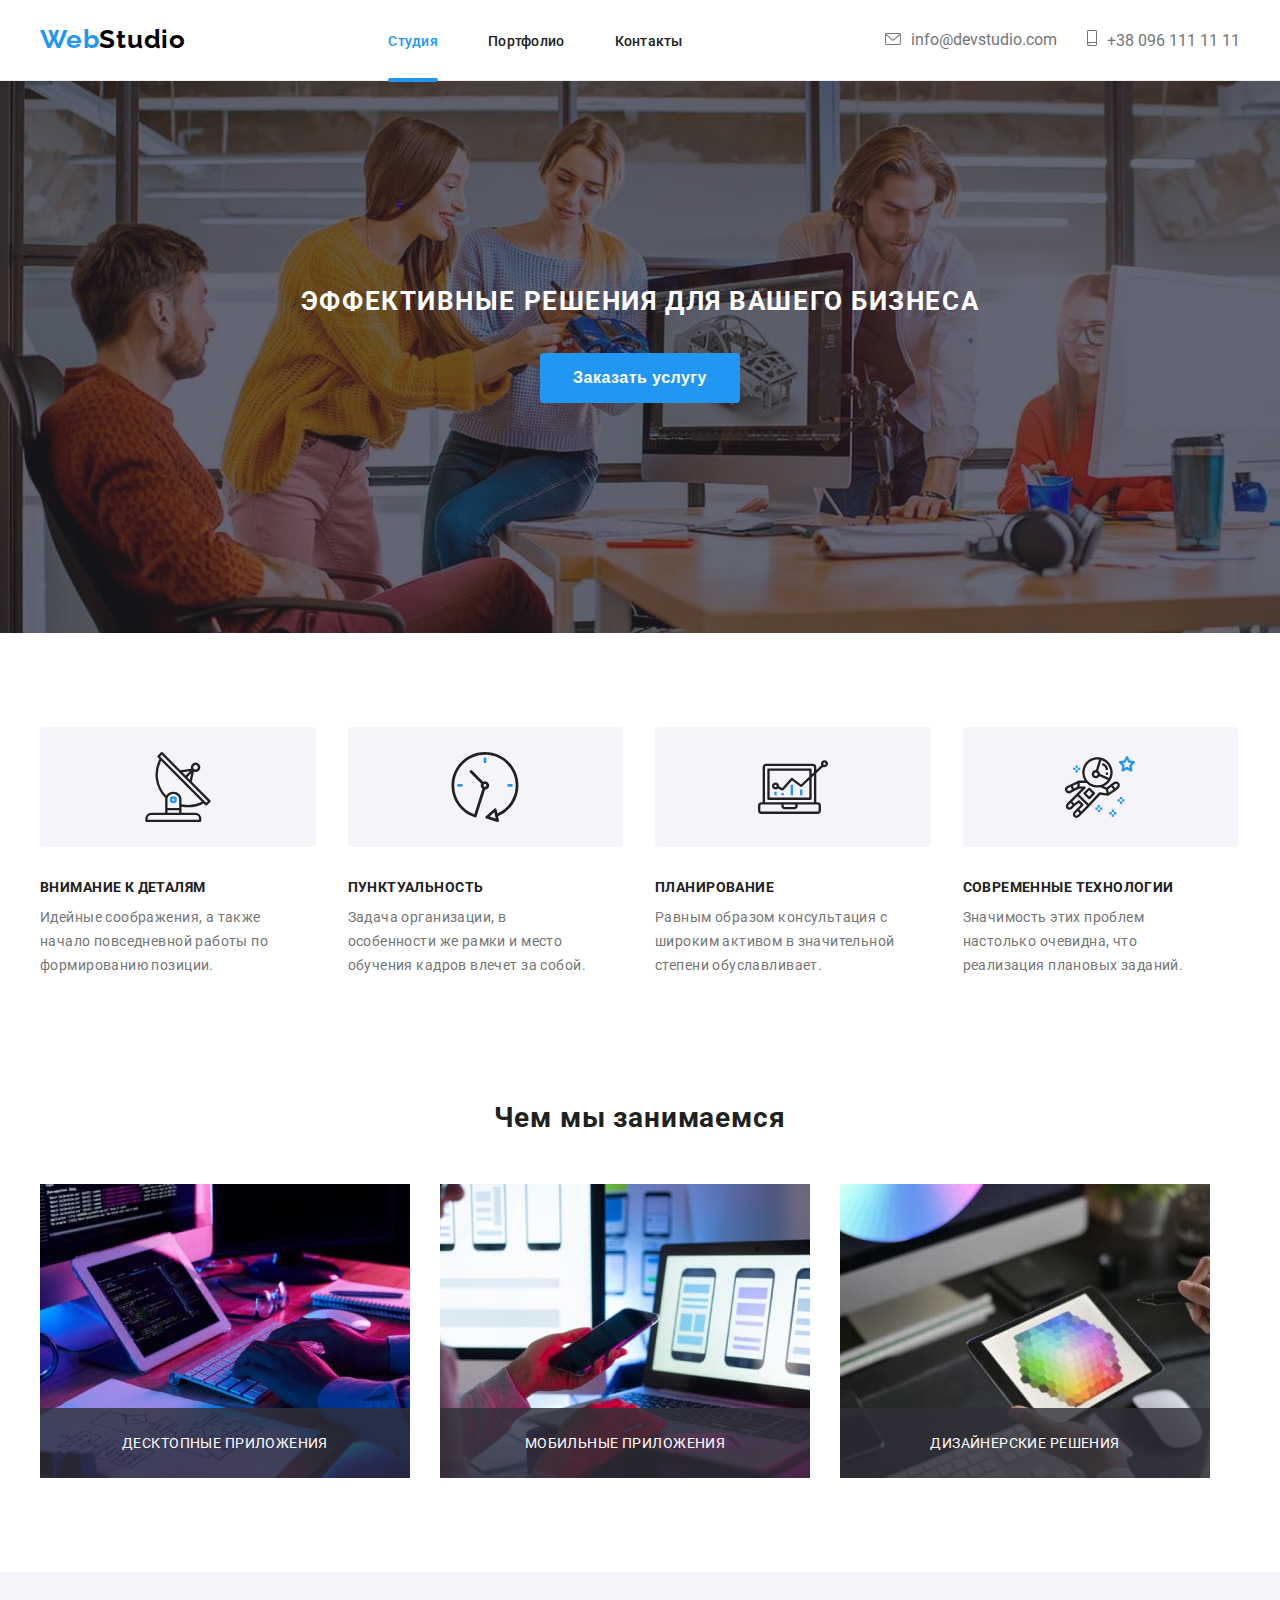
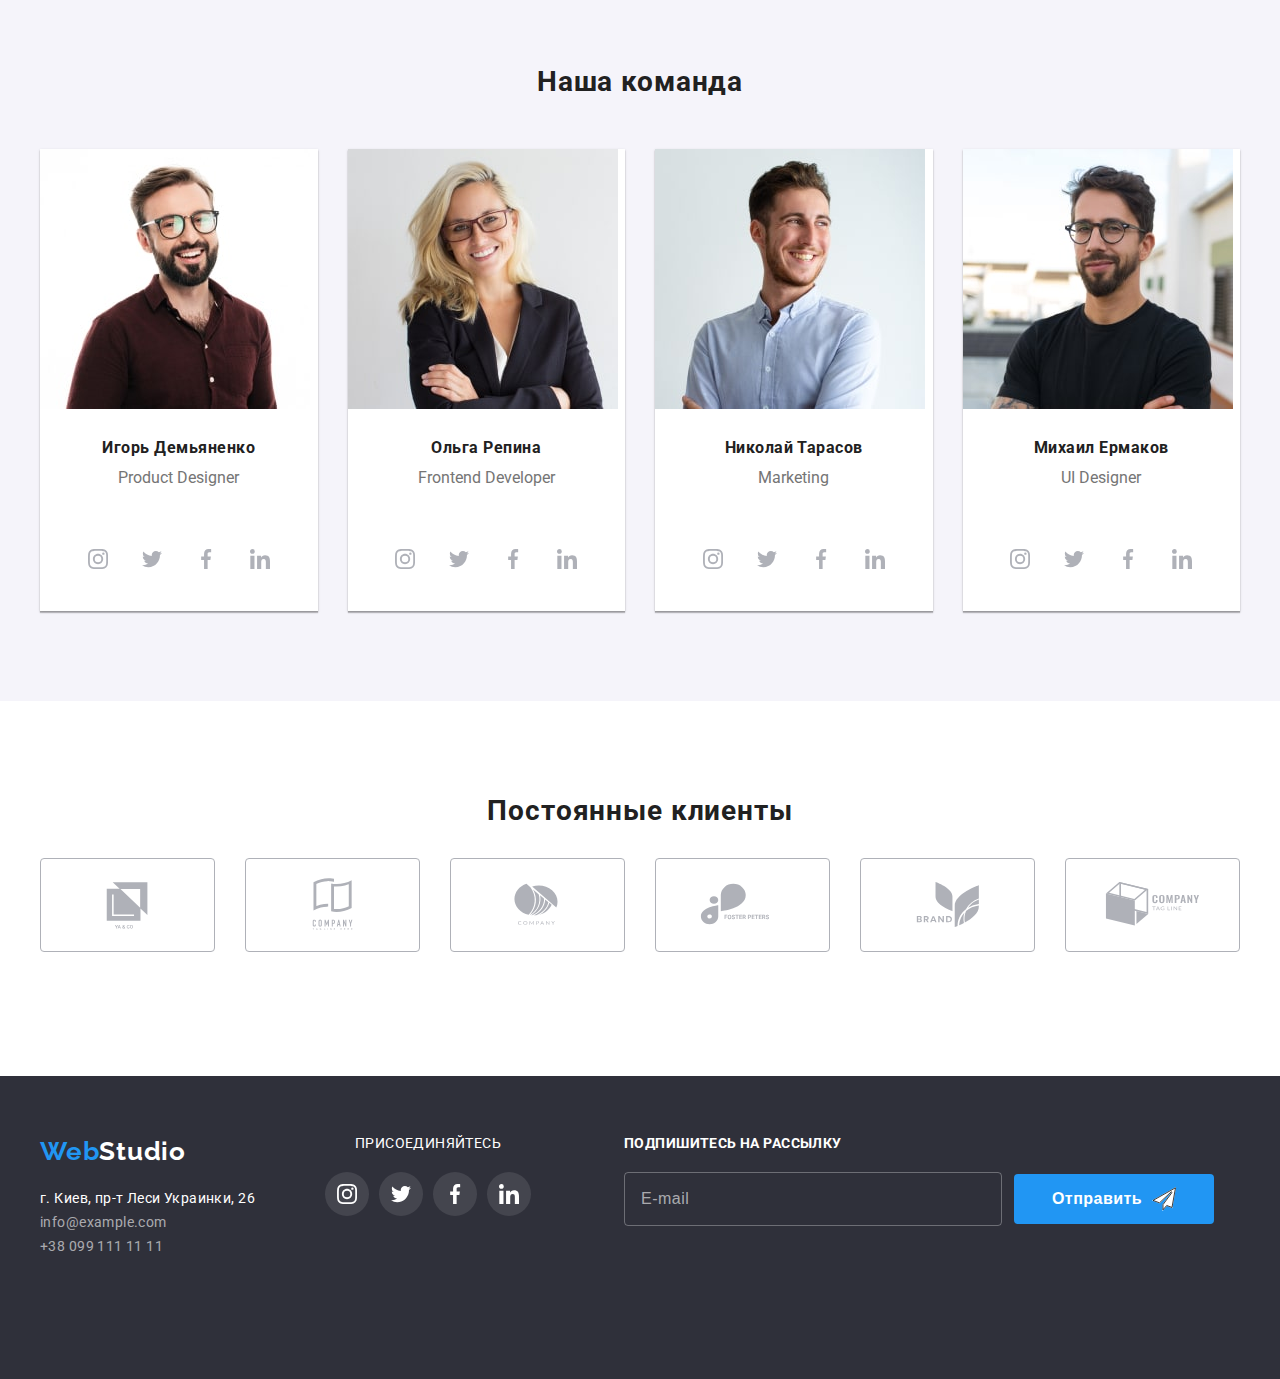
<file: index.html>
<!DOCTYPE html>
<html lang="ru">
<head>
    <meta charset="UTF-8">
    <meta http-equiv="X-UA-Compatible" content="IE=edge">
    <meta name="viewport" content="width=device-width, initial-scale=1.0">
    <title>WebStudio</title>
    <link rel="preconnect" href="https://fonts.googleapis.com">
    <link rel="preconnect" href="https://fonts.gstatic.com" crossorigin>
    <link href="https://fonts.googleapis.com/css2?family=Raleway:wght@700&family=Roboto:wght@400;500;700;900&display=swap"
        rel="stylesheet">
        <link rel="stylesheet" href="https://cdnjs.cloudflare.com/ajax/libs/modern-normalize/1.1.0/modern-normalize.min.css"
            integrity="sha512-wpPYUAdjBVSE4KJnH1VR1HeZfpl1ub8YT/NKx4PuQ5NmX2tKuGu6U/JRp5y+Y8XG2tV+wKQpNHVUX03MfMFn9Q=="
            crossorigin="anonymous" referrerpolicy="no-referrer" />
    <link rel="stylesheet" href="./css/main.css">
</head>
<body>
    <!-- Шапка страницы -->
    <header class="header">
        <div class="header-container container">
            <a class="header-logo link" href="/"><span class="logo-title">Web</span>Studio</a>
            <nav class="menu">               
                <ul class="list menu-list">
                    <li class="menu-list__item"><a class="link menu-list__link active" href="./index.html">Студия</a></li>
                    <li class="menu-list__item"><a class="link menu-list__link " href="./portfolio/portfolio.html">Портфолио</a></li>
                    <li class="menu-list__item"><a class="link menu-list__link" href="">Контакты</a></li>
                </ul>
            </nav>
            <ul class="menu-list--right list">
                <li class="menu-item">
                    <a class="link menu-list__contacts" href="mailto:info@devstudio.com">
                        <svg class="menu-list__icon" width="16" height="12">
                        <use href="./images/icons.svg#icon-envelope-hover"></use>
                        </svg>info@devstudio.com
                    </a>
                </li>
                <li class="menu-item">
                    <a class="link menu-list__contacts" href="tel:+380961111111">
                        <svg class="menu-list__icon" width="10" height="16">
                        <use href="./images/icons.svg#icon-smartphone"></use>
                        </svg>+38 096 111 11 11
                    </a>
                </li>
            </ul>
            <button type="button" class="btn-menu-open">
                <svg class="btn-menu-open-icon" width="24" height="16">
                    <use href="./images/icons.svg#icon-menu_24px"></use>
                </svg>
            </button>
        </div>
            <div class="mob-menu is-hidden">
                <div class="container">
                    <div class="mob-menu-top">
                        <button type="button" class="btn-menu-close">
                            <svg class="btn-menu-close-icon" width="25" height="25">
                                <use href="./images/icons.svg#icon-close-black"></use>
                            </svg>
                        </button>
                        
                        <ul class="list mob-menu-list">
                            <li class="mob-menu-list__item"><a class="link mob-menu-list__link" href="">Студия</a></li>
                            <li class="mob-menu-list__item"><a class="link mob-menu-list__link" href="./portfolio/portfolio.html">Портфолио</a>
                            </li>
                            <li class="mob-menu-list__item"><a class="link mob-menu-list__link" href="">Контакты</a></li>
                        </ul>
                    </div>
                    <div class="mob-menu-buttom">
                        <ul class="mob-menu-list-contacts list">
                            <li>
                                <a class="link mob-menu-list__contacts--tel" href="tel:+380961111111">
                                    +38 096 111 11 11
                                </a>
                            </li>
                            <li>
                                <a class="link mob-menu-list__contacts--mail" href="mailto:info@devstudio.com">
                                    info@devstudio.com
                                </a>
                            </li>
                        </ul>
                        <ul class="list social-item">
                            <li><a href="#" class="social-link">Instagram</a></li>
                            <li><a href="#" class="social-link">Twitter</a></li>
                            <li><a href="#" class="social-link">Facebook</a></li>
                            <li><a href="#" class="social-link">LinkedIn</a></li>
                        </ul>
                    </div>
                </div>
            </div>  
    </header>
    <!--main content-->
    <main>
        <section class="section hero">
            <div class="container">
                <h1 class="hero-text">Эффективные решения для вашего бизнеса</h1>
                <button class="button button-hero--align" type="button " data-modal-open>Заказать услугу</button>
            </div>
        </section>
        <!-- особенности -->
        <section class="section">   
            <div class="container">
                <h2 class="visually-hidden">особенности</h2>
                <ul class="list benefits">
                    <li class="benefits__text">
                        <div class="benefits-box">
                            <svg class="benefits__icon" width="70" height="70">
                                <use href="./images/icons.svg#icon-antenna"></use>
                            </svg>
                        </div>
                        <h3 class="benefits__title">Внимание к деталям</h3>
                        <p class="benefits__text">Идейные соображения, а также начало повседневной работы по формированию позиции.</p>
                    </li>
                    <li class="benefits__text">
                        <div class="benefits-box">
                            <svg class="benefits__icon" width="70" height="70">
                                <use href="./images/icons.svg#icon-clock"></use>
                            </svg>
                        </div>
                        <h3 class="benefits__title">Пунктуальность</h3>
                        <p class="benefits__text">Задача организации, в особенности же рамки и место обучения кадров влечет за собой.</p>
                    </li>
                    <li class="benefits__text">
                        <div class="benefits-box">
                            <svg class="benefits__icon" width="70" height="70">
                                <use href="./images/icons.svg#icon-diagram"></use>
                            </svg>
                        </div>
                        <h3 class="benefits__title">Планирование</h3>
                        <p class="benefits__text">Равным образом консультация с широким активом в значительной степени обуславливает.</p>
                    </li>
                    <li class="benefits__text">
                        <div class="benefits-box">
                            <svg class="benefits__icon" width="70" height="70">
                                <use href="./images/icons.svg#icon-astronaut"></use>
                            </svg>
                        </div>
                        <h3 class="benefits__title">Современные технологии</h3>
                        <p class="benefits__text">Значимость этих проблем настолько очевидна, что реализация плановых заданий.</p>
                    </li>
                </ul>
            </div>
        </section>
        <section class="section section-work">
            <div class="container">
                <h2 class="title">Чем мы занимаемся</h2>
                <ul class="galery list">
                    <li class="img-work">
                        <picture>
                            <source
                                srcset="
                                    ./images/box/box1.jpg 1x, 
                                    ./images/box/box1-2x.jpg 2x"
                                media="(min-width: 1200px)"
                            >
                            <source
                                srcset="
                                    ./images/box/box1-tab.jpg 1x, 
                                    ./images/box/box1-tab-2x.jpg 2x"
                                media="(min-width: 768px)"
                            >
                            <source
                                srcset="
                                    ./images/box/box1-mob.jpg 1x, 
                                    ./images/box/box1-mob-2x.jpg 2x"
                                media="(min-width: 320px)"
                            >
                            <img 
                                src="./images/box/box1.jpg" 
                                alt="программируем">
                        </picture>
                        <p class="workspace__title">Десктопные приложения</p>
                    </li>
                    <li class="img-work">
                        <picture>
                            <source
                                srcset="
                                    ./images/box/box2.jpg 1x, 
                                    ./images/box/box2-2x.jpg 2x"
                                media="(min-width: 1200px)"
                            >
                            <source
                                srcset="
                                    ./images/box/box2-tab.jpg 1x, 
                                    ./images/box/box2-tab-2x.jpg 2x"
                                media="(min-width: 768px)"
                                >
                                <source
                                srcset="
                                    ./images/box/box2-mob.jpg 1x, 
                                    ./images/box/box2-mob-2x.jpg 2x"
                                media="(min-width: 320px)"
                            >
                            <img 
                                src="./images/box/box2.jpg" 
                                alt="адаптация">
                        </picture>
                        <p class="workspace__title">Мобильные приложения</p>
                    </li> 
                    <li class="img-work">
                        <picture>
                            <source
                                srcset="
                                    ./images/box/box3.jpg 1x, 
                                    ./images/box/box3-2x.jpg 2x"
                                media="(min-width: 1200px)"
                            >
                            <source
                                srcset="
                                    ./images/box/box3-tab.jpg 1x, 
                                    ./images/box/box3-tab-2x.jpg 2x"
                                media="(min-width: 768px)"
                                >
                                <source
                                srcset="
                                    ./images/box/box3-mob.jpg 1x, 
                                    ./images/box/box3-mob-2x.jpg 2x"
                                media="(min-width: 320px)"
                            >
                            <img 
                                src="./images/box/box3.jpg" 
                                alt="дизайн">
                        </picture>
                    <p class="workspace__title">Дизайнерские решения</p>
                </li>
                </ul>
            </div>
        </section>
        <section class="section team--color">
            <div class="container">
                <h2 class="title">Наша команда</h2>
                <ul class="team list">
                    <li class="card">
                        <picture>
                            <source
                                srcset="
                                    ./images/team/team1.jpg 1x, 
                                    ./images/team/team1-2x.jpg 2x"
                                media="(min-width: 1200px)">
                            <source
                                srcset="
                                    ./images/team/team1-tab.jpg 1x, 
                                    ./images/team/team1-tab-2x.jpg 2x"
                                media="(min-width: 768px)">
                                <source
                                srcset="
                                    ./images/team/team1-mob.jpg 1x, 
                                    ./images/team/team1-mob-2x.jpg 2x"
                                media="(min-width: 320px)">
                            <img 
                                src="./images/team/team1.jpg" 
                                alt="Игорь Демьяненко">
                        </picture>
                        <h3 class="card__title"> Игорь Демьяненко</h3>
                        <p class="card__subtitle">Product Designer</p>
                        <div class="social">
                            <ul class="social__list list">
                                <li class="social__item">
                                    <a href="" class="social__link">
                                        <svg class="social__icon" width="20" height="20">
                                            <use
                                            href="./images/icons.svg#icon-instagram"
                                            ></use>
                                        </svg>
                                    </a>
                                </li>
                                <li class="social__item">
                                    <a href="" class="social__link">
                                        <svg class="social__icon" width="20" height="20">
                                            <use href="./images/icons.svg#icon-twitter"></use>
                                        </svg>
                                    </a>
                                </li>
                                <li class="social__item">
                                    <a href="" class="social__link">
                                        <svg class="social__icon" width="20" height="20">
                                            <use href="./images/icons.svg#icon-facebook"></use>
                                        </svg>
                                    </a>
                                </li>
                                <li class="social__item">
                                    <a href="" class="social__link">
                                        <svg class="social__icon" width="20" height="20">
                                            <use href="./images/icons.svg#icon-linkedin"></use>
                                        </svg>
                                    </a>
                                </li>
                            </ul>
                        </div>
                    </li>
                    <li class="card">
                        <picture>
                            <source
                                srcset="
                                    ./images/team/team2.jpg 1x, 
                                    ./images/team/team2-2x.jpg 2x"
                                media="(min-width: 1200px)">
                            <source
                                srcset="
                                    ./images/team/team2-tab.jpg 1x, 
                                    ./images/team/team2-tab-2x.jpg 2x"
                                media="(min-width: 768px)">
                                <source
                                srcset="
                                    ./images/team/team2-mob.jpg 1x, 
                                    ./images/team/team2-mob-2x.jpg 2x"
                                media="(min-width: 320px)">
                            <img 
                            src="./images/team/team2.jpg" 
                            alt="Ольга Репина">
                        </picture>
                        
                        <h3 class="card__title">Ольга Репина</h3>
                        <p class="card__subtitle">Frontend Developer</p>
                        <div class="social">
                            <ul class="social__list list">
                                <li class="social__item">
                                    <a href="" class="social__link">
                                        <svg class="social__icon" width="20" height="20">
                                            <use href="./images/icons.svg#icon-instagram"></use>
                                        </svg>
                                    </a>
                                </li>
                                <li class="social__item">
                                    <a href="" class="social__link">
                                        <svg class="social__icon" width="20" height="20">
                                            <use href="./images/icons.svg#icon-twitter"></use>
                                        </svg>
                                    </a>
                                </li>
                                <li class="social__item">
                                    <a href="" class="social__link">
                                        <svg class="social__icon" width="20" height="20">
                                            <use href="./images/icons.svg#icon-facebook"></use>
                                        </svg>
                                    </a>
                                </li>
                                <li class="social__item">
                                    <a href="" class="social__link">
                                        <svg class="social__icon" width="20" height="20">
                                            <use href="./images/icons.svg#icon-linkedin"></use>
                                        </svg>
                                    </a>
                                </li>
                            </ul>
                        </div>
                    </li>
                    <li class="card">
                        <picture>
                            <source
                                srcset="
                                    ./images/team/team3.jpg 1x, 
                                    ./images/team/team3-2x.jpg 2x"
                                media="(min-width: 1200px)">
                            <source
                                srcset="
                                    ./images/team/team3-tab.jpg 1x, 
                                    ./images/team/team3-tab-2x.jpg 2x"
                                media="(min-width: 768px)">
                                <source
                                srcset="
                                    ./images/team/team3-mob.jpg 1x, 
                                    ./images/team/team3-mob-2x.jpg 2x"
                                media="(min-width: 320px)">
                            <img 
                            src="./images/team/team3.jpg" 
                            alt="Николай Тарасов">
                        </picture>
                        
                        <h3 class="card__title">Николай Тарасов</h3>
                        <p class="card__subtitle">Marketing</p>
                        <div class="social">
                            <ul class="social__list list">
                                <li class="social__item">
                                    <a href="" class="social__link">
                                        <svg class="social__icon" width="20" height="20">
                                            <use href="./images/icons.svg#icon-instagram"></use>
                                        </svg>
                                    </a>
                                </li>
                                <li class="social__item">
                                    <a href="" class="social__link">
                                        <svg class="social__icon" width="20" height="20">
                                            <use href="./images/icons.svg#icon-twitter"></use>
                                        </svg>
                                    </a>
                                </li>
                                <li class="social__item">
                                    <a href="" class="social__link">
                                        <svg class="social__icon" width="20" height="20">
                                            <use href="./images/icons.svg#icon-facebook"></use>
                                        </svg>
                                    </a>
                                </li>
                                <li class="social__item">
                                    <a href="" class="social__link">
                                        <svg class="social__icon" width="20" height="20">
                                            <use href="./images/icons.svg#icon-linkedin"></use>
                                        </svg>
                                    </a>
                                </li>
                            </ul>
                        </div>
                    </li>
                    <li class="card">
                        <picture>
                            <source
                                srcset="
                                    ./images/team/team4.jpg 1x, 
                                    ./images/team/team4-2x.jpg 2x"
                                media="(min-width: 1200px)">
                            <source
                                srcset="
                                    ./images/team/team4-tab.jpg 1x, 
                                    ./images/team/team4-tab-2x.jpg 2x"
                                media="(min-width: 768px)">
                                <source
                                srcset="
                                    ./images/team/team4-mob.jpg 1x, 
                                    ./images/team/team4-mob-2x.jpg 2x"
                                media="(min-width: 320px)">
                            <img 
                                src="./images/team/team4.jpg" 
                                alt="Михаил Ермаков">
                        </picture>
                        <h3 class="card__title">Михаил Ермаков</h3>
                        <p class="card__subtitle">UI Designer</p>
                        <div class="social">
                            <ul class="social__list list">
                                <li class="social__item">
                                    <a href="" class="social__link">
                                        <svg class="social__icon" width="20" height="20">
                                            <use href="./images/icons.svg#icon-instagram"></use>
                                        </svg>
                                    </a>
                                </li>
                                <li class="social__item">
                                    <a href="" class="social__link">
                                        <svg class="social__icon" width="20" height="20">
                                            <use href="./images/icons.svg#icon-twitter"></use>
                                        </svg>
                                    </a>
                                </li>
                                <li class="social__item">
                                    <a href="" class="social__link">
                                        <svg class="social__icon" width="20" height="20">
                                            <use href="./images/icons.svg#icon-facebook"></use>
                                        </svg>
                                    </a>
                                </li>
                                <li class="social__item">
                                    <a href="" class="social__link">
                                        <svg class="social__icon" width="20" height="20">
                                            <use href="./images/icons.svg#icon-linkedin"></use>
                                        </svg>
                                    </a>
                                </li>
                            </ul>
                        </div>
                    </li>
                </ul>
            </div>
        </section>
        <section class="section">
            <div class="container">
                <h2 class="title">Постоянные клиенты</h2>
                <ul class="list customers__item">
                    <li class="customers__list">
                        <a href="" class="customers__link"><svg class="customers__icon" width="106" height="60">
                            <use href="./images/icons.svg#icon-Logo1"></use>
                        </svg></a>
                    </li>
                    <li class="customers__list">
                        <a href="" class="customers__link"><svg class="customers__icon" width="106" height="60">
                                <use href="./images/icons.svg#icon-Logo2"></use>
                            </svg></a>
                    </li>
                    <li class="customers__list">
                        <a href="" class="customers__link"><svg class="customers__icon" width="106" height="60">
                                <use href="./images/icons.svg#icon-Logo3"></use>
                            </svg></a>
                    </li>
                    <li class="customers__list">
                        <a href="" class="customers__link"><svg class="customers__icon" width="106" height="60">
                                <use href="./images/icons.svg#icon-Logo4"></use>
                            </svg></a>
                    </li>
                    <li class="customers__list">
                        <a href="" class="customers__link"><svg class="customers__icon" width="106" height="60">
                                <use href="./images/icons.svg#icon-Logo5"></use>
                            </svg></a>
                    </li>
                    <li class="customers__list">
                        <a href="" class="customers__link"><svg class="customers__icon" width="106" height="60">
                                <use href="./images/icons.svg#icon-Logo6"></use>
                            </svg></a>
                    </li>
                </ul>
            </div>
        </section>
    </main>
    <footer>
        <section class="section footer">
            <div class="container info">
                <div class="info--width">
                    <div class="footer-item">
                        <a class="footer--logo link" href="/"><span class="logo-title">Web</span>Studio</a>
                        <address class="footer__info">г. Киев, пр-т Леси Украинки, 26</address>
                        <ul class="list">
                            <li><a class="link footer__mail" href=",ilto:info@example.com">info@example.com</a></li>
                            <li><a class="link footer__tel" href="tel:+380991111111">+38 099 111 11 11</a></li>
                        </ul>
                    </div>
                    <div class="subscribe">
                        <p class="subscribe__title">присоединяйтесь</p>
                        <ul class="list subscribe__item">
                            <li class="social__item">
                                <a href="" class="social__link--footer">
                                    <svg class="social__icon" width="20" height="20">
                                        <use href="./images/icons.svg#icon-instagram"></use>
                                    </svg>
                                </a>
                            </li>
                            <li class="social__item">
                                <a href="" class="social__link--footer">
                                    <svg class="social__icon" width="20" height="20">
                                        <use href="./images/icons.svg#icon-twitter "></use>
                                    </svg>
                                </a>
                            </li>
                            <li class="social__item">
                                <a href="" class="social__link--footer">
                                    <svg class="social__icon" width="20" height="20">
                                        <use href="./images/icons.svg#icon-facebook"></use>
                                    </svg>
                                </a>
                            </li>
                            <li class="social__item">
                                <a href="" class="social__link--footer">
                                    <svg class="social__icon" width="20" height="20">
                                        <use href="./images/icons.svg#icon-linkedin"></use>
                                    </svg>
                                </a>
                            </li>
                        </ul>
                    </div>
                </div>
                <div class="contact-wrap">
                    <section class="online">
                        <h2 class="online__title subscribe__title">
                            <label for="email">Подпишитесь на рассылку</label>
                        </h2>
                        <form action="#" class="online__form">
                            <div class="online-form-wrap">
                                <input id="email" type="email" class="online__input" name="email" placeholder="E-mail" />
                            </div>
                            <button type="submit" class="button">
                                Отправить<svg class="button__icon" width="24" height="24">
                                    <use href="./images/icons.svg#icon-send"></use>
                                </svg>
                            </button>
                        </form>
                    </section>
                </div>
            </div>
            </div>
        </section>
    </footer>
    <div class="backdrop is-hidden"data-modal >
        <div class="modal">
            <button type="button" class="modal-close"data-modal-close>
                <svg class="modal-close-icons" width="18" height="18">
                    <use href="./images/icons.svg#icon-close-black"></use>
                </svg>
            </button>
            <p class="modal-title">Оставьте свои данные, мы вам перезвоним</p>
            <form action="#" class="modal-form">
                <label class="form-input-text" for="name">Имя</label>
                <div class="input-wrap">
                    <input type="text" id="name" class="modal-form-input" minlength="2">
                    <svg class="input-icon" width="18" height="18">
                        <use href="./images/icons.svg#icon-name"></use>
                    </svg>
                </div>
                <label class="form-input-text" for="tel">Телефон</label>
                <div class="input-wrap">
                    <input 
                        type="tel"
                        id="tel"
                        class="modal-form-input">
                    <svg class="input-icon" width="18" height="18">
                        <use href="./images/icons.svg#icon-tell"></use>
                    </svg>
                </div>
                <label class="form-input-text" for="email">Почта</label>
                <div class="input-wrap">
                    <input type="email" id="email" class="modal-form-input">
                    <svg class="input-icon" width="18" height="18">
                        <use href="./images/icons.svg#icon-email"></use>
                    </svg>
                </div>
                <label class="form-input-text" for="comment">Комментарий</label>
                <textarea 
                placeholder="Введите текст"
                name="comment" 
                id="comment"
                class="modal-form-coment"></textarea>
                <div class="input-wrap">
                    <input required type="checkbox" name="policy" id="policy" class="modal-check visually-hidden">
                    <label for="policy" class="check-text"><span class="check-item">
                        <svg class="input-icon-check" width="16" height="15">
                            <use href="./images/icons.svg#icon-check"></use>
                        </svg>
                    </span>
                        Соглашаюсь с рассылкой и принимаю <a href="#" class="polyci-doc">Условия договора</a>
                    </label>
                    <button type="submit" class="button online-btn modal-btn">Отправить</button>
                </div>
            </form>
        </div>
    </div>
    <script src="./js/modal.js"></script>
    <script src="./js/menu.js"></script>
</body>
</html>
</file>
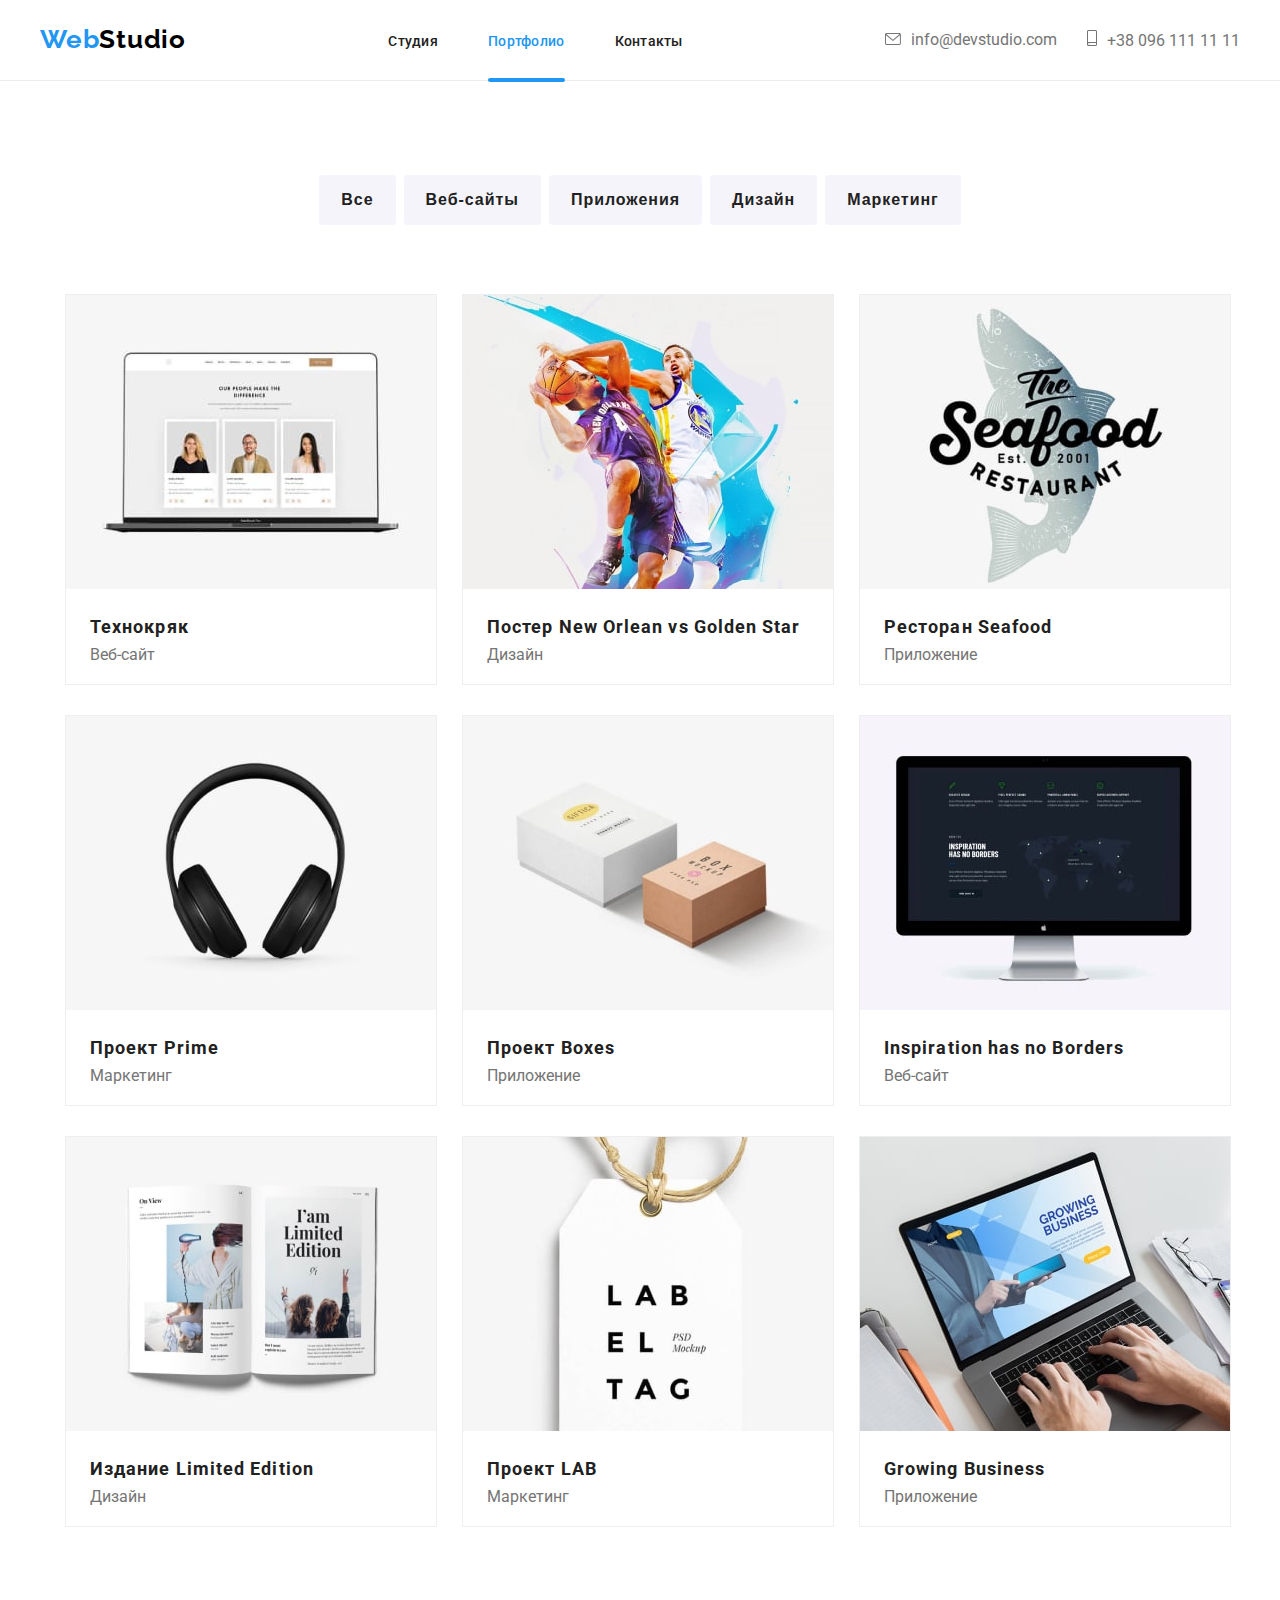
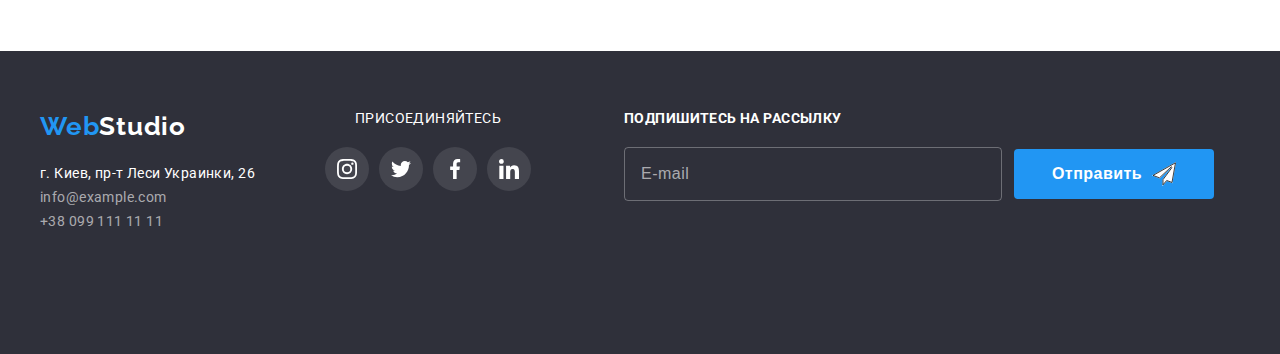
<file: portfolio/portfolio.html>
<!DOCTYPE html>
<html lang="en">

<head>
    <meta charset="UTF-8">
    <meta http-equiv="X-UA-Compatible" content="IE=edge">
    <meta name="viewport" content="width=device-width, initial-scale=1.0">
    <link rel="preconnect" href="https://fonts.googleapis.com">
    <link rel="preconnect" href="https://fonts.gstatic.com" crossorigin>
    <link href="https://fonts.googleapis.com/css2?family=Raleway:wght@700&family=Roboto:wght@400;500;700;900&display=swap"
        rel="stylesheet">
    <link rel="stylesheet" href="https://cdnjs.cloudflare.com/ajax/libs/modern-normalize/1.1.0/modern-normalize.min.css"
        integrity="sha512-wpPYUAdjBVSE4KJnH1VR1HeZfpl1ub8YT/NKx4PuQ5NmX2tKuGu6U/JRp5y+Y8XG2tV+wKQpNHVUX03MfMFn9Q=="
        crossorigin="anonymous" referrerpolicy="no-referrer" />
    <link rel="stylesheet" href="../css/portfolio.min.css">
</head>
<body>
    <!-- Шапка страницы -->
    <header class="header">
        <div class="header-container container">
            <a class="header-logo link" href="/"><span class="logo-title">Web</span>Studio</a>
            <nav class="menu">
                <ul class="list menu-list">
                    <li class="menu-list__item"><a class="link menu-list__link " href="../index.html">Студия</a></li>
                    <li class="menu-list__item"><a class="link menu-list__link active"
                            href="../portfolio/portfolio.html">Портфолио</a></li>
                    <li class="menu-list__item"><a class="link menu-list__link" href="">Контакты</a></li>
                </ul>
            </nav>
            <ul class="menu-list--right list">
                <li class="menu-item">
                    <a class="link menu-list__contacts" href="mailto:info@devstudio.com">
                        <svg class="menu-list__icon" width="16" height="12">
                            <use href="../images/icons.svg#icon-envelope-hover"></use>
                        </svg>info@devstudio.com
                    </a>
                </li>
                <li class="menu-item">
                    <a class="link menu-list__contacts" href="tel:+380961111111">
                        <svg class="menu-list__icon" width="10" height="16">
                            <use href="../images/icons.svg#icon-smartphone"></use>
                        </svg>+38 096 111 11 11
                    </a>
                </li>
            </ul>
            <button type="button" class="btn-menu-open">
                <svg class="btn-menu-open-icon" width="24" height="16">
                    <use href="../images/icons.svg#icon-menu_24px"></use>
                </svg>
            </button>
        </div>
        <div class="mob-menu is-hidden">
            <div class="container">
                <div class="mob-menu-top">
                    <button type="button" class="btn-menu-close">
                        <svg class="btn-menu-close-icon" width="25" height="25">
                            <use href="../images/icons.svg#icon-close-black"></use>
                        </svg>
                    </button>
    
                    <ul class="list mob-menu-list">
                        <li class="mob-menu-list__item"><a class="link mob-menu-list__link" href="">Студия</a></li>
                        <li class="mob-menu-list__item"><a class="link mob-menu-list__link"
                                href="../portfolio/portfolio.html">Портфолио</a>
                        </li>
                        <li class="mob-menu-list__item"><a class="link mob-menu-list__link" href="">Контакты</a></li>
                    </ul>
                </div>
                <div class="mob-menu-buttom">
                    <ul class="mob-menu-list-contacts list">
                        <li>
                            <a class="link mob-menu-list__contacts--tel" href="tel:+380961111111">
                                +38 096 111 11 11
                            </a>
                        </li>
                        <li>
                            <a class="link mob-menu-list__contacts--mail" href="mailto:info@devstudio.com">
                                info@devstudio.com
                            </a>
                        </li>
                    </ul>
                    <ul class="list social-item">
                        <li><a href="#" class="social-link">Instagram</a></li>
                        <li><a href="#" class="social-link">Twitter</a></li>
                        <li><a href="#" class="social-link">Facebook</a></li>
                        <li><a href="#" class="social-link">LinkedIn</a></li>
                    </ul>
                </div>
            </div>
        </div>
    </header>

    <!--main content-->
    <main> 
        <section class="section">
            <div class="container">
                <ul class="list filtr">
                    <li class="filtr__list"><button class="filtr__btn" type="button">Все</button></li>
                    <li class="filtr__list"><button class="filtr__btn" type="button">Веб-сайты</button></li>
                    <li class="filtr__list"><button class="filtr__btn" type="button">Приложения</button></li>
                    <li class="filtr__list"><button class="filtr__btn" type="button">Дизайн</button></li>
                    <li class="filtr__list"><button class="filtr__btn" type="button">Маркетинг</button></li>
                </ul>
                <ul class="list proect__card">
                    <li class="portfolio">
                        <div class="portfolio__wrap">
                            <picture>
                                <source
                                srcset="
                                    ../images/portfoliio/img1.jpg 1x, 
                                    ../images/portfoliio/img1-2x.jpg 2x"
                                media="(min-width: 1200px)">
                                <source
                                srcset="
                                    ../images/portfoliio/img1-tab.jpg 1x, 
                                    ../images/portfoliio/img1-tab-2x.jpg 2x"
                                media="(min-width: 768px)">
                                <source
                                srcset="
                                    ../images/portfoliio/img1-mob.jpg 1x, 
                                    ../images/portfoliio/img1-mob-2x.jpg 2x"
                                media="(min-width: 320px)">
                                <img 
                                src="../images/portfoliio/img1.jpg" 
                                alt="Веб-сайт">
                        </picture>
                            <p class="portfolio__text--overlay">Технокряк это современная
                            площадка распространения коронавируса.
                            Компании используют эту платформу для цифрового шпионажа и
                            атак на защищённые сервера конкурентов.
                            </p>
                        </div>
                        <h3 class="portfolio__title">Технокряк</h3>
                        <p class="portfolio__subtitle">Веб-сайт</p>
                    </li>
                    <li class="portfolio">
                        <div class="portfolio__wrap">
                            <picture>
                                <source
                                srcset="
                                    ../images/portfoliio/img2.jpg 1x, 
                                    ../images/portfoliio/img2-2x.jpg 2x"
                                media="(min-width: 1200px)">
                                <source
                                srcset="
                                    ../images/portfoliio/img2-tab.jpg 1x, 
                                    ../images/portfoliio/img2-tab-2x.jpg 2x"
                                media="(min-width: 768px)">
                                <source
                                srcset="
                                    ../images/portfoliio/img2-mob.jpg 1x, 
                                    ../images/portfoliio/img2-mob-2x.jpg 2x"
                                media="(min-width: 320px)">
                                <img 
                                src="../images/portfoliio/img2.jpg" 
                                alt="Веб-сай">
                            </picture>
                            <p class="portfolio__text--overlay">Технокряк это современная
                                площадка распространения коронавируса.
                                Компании используют эту платформу для цифрового шпионажа и
                                атак на защищённые сервера конкурентов.
                            </p>
                        </div>
                        <h3 class="portfolio__title">Постер New Orlean vs Golden Star</h3>
                        <p class="portfolio__subtitle">Дизайн</p>
                    </li>
                    <li class="portfolio">
                        <div class="portfolio__wrap">
                            <picture>
                                <source
                                srcset="
                                    ../images/portfoliio/img3.jpg 1x, 
                                    ../images/portfoliio/img3-2x.jpg 2x"
                                media="(min-width: 1200px)">
                                <source
                                srcset="
                                    ../images/portfoliio/img3-tab.jpg 1x, 
                                    ../images/portfoliio/img3-tab-2x.jpg 2x"
                                media="(min-width: 768px)">
                                <source
                                srcset="
                                    ../images/portfoliio/img3-mob.jpg 1x, 
                                    ../images/portfoliio/img3-mob-2x.jpg 2x"
                                media="(min-width: 320px)">
                                <img 
                                src="../images/portfoliio/img3.jpg" 
                                alt="Веб-сай">
                            </picture>
                            <p class="portfolio__text--overlay">Технокряк это современная
                                площадка распространения коронавируса.
                                Компании используют эту платформу для цифрового шпионажа и
                                атак на защищённые сервера конкурентов.
                            </p>
                        </div>
                        <h3 class="portfolio__title">Ресторан Seafood</h3>
                        <p class="portfolio__subtitle">Приложение</p>
                    </li>
                    <li class="portfolio">
                        <div class="portfolio__wrap">
                            <picture>
                                <source
                                srcset="
                                    ../images/portfoliio/img4.jpg 1x, 
                                    ../images/portfoliio/img4-2x.jpg 2x"
                                media="(min-width: 1200px)">
                                <source
                                srcset="
                                    ../images/portfoliio/img4-tab.jpg 1x, 
                                    ../images/portfoliio/img4-tab-2x.jpg 2x"
                                media="(min-width: 768px)">
                                <source
                                srcset="
                                    ../images/portfoliio/img4-mob.jpg 1x, 
                                    ../images/portfoliio/img4-mob-2x.jpg 2x"
                                media="(min-width: 320px)">
                                <img 
                                src="../images/portfoliio/img4.jpg" 
                                alt="Веб-сай">
                            </picture>
                            <p class="portfolio__text--overlay">Технокряк это современная
                                площадка распространения коронавируса.
                                Компании используют эту платформу для цифрового шпионажа и
                                атак на защищённые сервера конкурентов.
                            </p>
                        </div>
                        <h3 class="portfolio__title">Проект Prime</h3>
                        <p class="portfolio__subtitle">Маркетинг</p>
                    </li>
                    <li class="portfolio">
                        <div class="portfolio__wrap">
                            <picture>
                                <source
                                srcset="
                                    ../images/portfoliio/img5.jpg 1x, 
                                    ../images/portfoliio/img5-2x.jpg 2x"
                                media="(min-width: 1200px)">
                                <source
                                srcset="
                                    ../images/portfoliio/img5-tab.jpg 1x, 
                                    ../images/portfoliio/img5-tab-2x.jpg 2x"
                                media="(min-width: 768px)">
                                <source
                                srcset="
                                    ../images/portfoliio/img5-mob.jpg 1x, 
                                    ../images/portfoliio/img5-mob-2x.jpg 2x"
                                media="(min-width: 320px)">
                                <img 
                                src="../images/portfoliio/img5.jpg" 
                                alt="Веб-сай">
                            </picture>
                            <p class="portfolio__text--overlay">Технокряк это современная
                                площадка распространения коронавируса.
                                Компании используют эту платформу для цифрового шпионажа и
                                атак на защищённые сервера конкурентов.
                            </p>
                        </div>
                        <h3 class="portfolio__title">Проект Boxes</h3>
                        <p class="portfolio__subtitle">Приложение</p>
                    </li>
                    <li class="portfolio">
                        <div class="portfolio__wrap">
                            <picture>
                                <source
                                srcset="
                                    ../images/portfoliio/img6.jpg 1x, 
                                    ../images/portfoliio/img6-2x.jpg 2x"
                                media="(min-width: 1200px)">
                                <source
                                srcset="
                                    ../images/portfoliio/img6-tab.jpg 1x, 
                                    ../images/portfoliio/img6-tab-2x.jpg 2x"
                                media="(min-width: 768px)">
                                <source
                                srcset="
                                    ../images/portfoliio/img6-mob.jpg 1x, 
                                    ../images/portfoliio/img6-mob-2x.jpg 2x"
                                media="(min-width: 320px)">
                                <img 
                                src="../images/portfoliio/img6.jpg" 
                                alt="Веб-сай">
                            </picture>
                            <p class="portfolio__text--overlay">Технокряк это современная
                                площадка распространения коронавируса.
                                Компании используют эту платформу для цифрового шпионажа и
                                атак на защищённые сервера конкурентов.
                            </p>
                        </div>
                        <h3 class="portfolio__title">Inspiration has no Borders</h3>
                        <p class="portfolio__subtitle">Веб-сайт</p>
                    </li>
                    <li class="portfolio">
                        <div class="portfolio__wrap">
                            <picture>
                                <source
                                srcset="
                                    ../images/portfoliio/img7.jpg 1x, 
                                    ../images/portfoliio/img7-2x.jpg 2x"
                                media="(min-width: 1200px)">
                                <source
                                srcset="
                                    ../images/portfoliio/img7-tab.jpg 1x, 
                                    ../images/portfoliio/img7-tab-2x.jpg 2x"
                                media="(min-width: 768px)">
                                <source
                                srcset="
                                    ../images/portfoliio/img7-mob.jpg 1x, 
                                    ../images/portfoliio/img7-mob-2x.jpg 2x"
                                media="(min-width: 320px)">
                                <img 
                                src="../images/portfoliio/img7.jpg" 
                                alt="Веб-сай">
                            </picture>
                            <p class="portfolio__text--overlay">Технокряк это современная
                                площадка распространения коронавируса.
                                Компании используют эту платформу для цифрового шпионажа и
                                атак на защищённые сервера конкурентов.
                            </p>
                        </div>
                        <h3 class="portfolio__title">Издание Limited Edition</h3>
                        <p class="portfolio__subtitle">Дизайн</p>
                    </li>
                    <li class="portfolio">
                        <div class="portfolio__wrap">
                            <picture>
                                <source
                                srcset="
                                    ../images/portfoliio/img8.jpg 1x, 
                                    ../images/portfoliio/img8-2x.jpg 2x"
                                media="(min-width: 1200px)">
                                <source
                                srcset="
                                    ../images/portfoliio/img8-tab.jpg 1x, 
                                    ../images/portfoliio/img8-tab-2x.jpg 2x"
                                media="(min-width: 768px)">
                                <source
                                srcset="
                                    ../images/portfoliio/img8-mob.jpg 1x, 
                                    ../images/portfoliio/img8-mob-2x.jpg 2x"
                                media="(min-width: 320px)">
                                <img 
                                src="../images/portfoliio/img8.jpg" 
                                alt="Веб-сай">
                            </picture>
                            <p class="portfolio__text--overlay">Технокряк это современная
                                площадка распространения коронавируса.
                                Компании используют эту платформу для цифрового шпионажа и
                                атак на защищённые сервера конкурентов.
                            </p>
                        </div>
                        <h3 class="portfolio__title">Проект LAB</h3>
                        <p class="portfolio__subtitle">Маркетинг</p>
                    </li>
                    <li class="portfolio">
                        <div class="portfolio__wrap">
                            <picture>
                                <source
                                srcset="
                                    ../images/portfoliio/img9.jpg 1x, 
                                    ../images/portfoliio/img9-2x.jpg 2x"
                                media="(min-width: 1200px)">
                                <source
                                srcset="
                                    ../images/portfoliio/img9-tab.jpg 1x, 
                                    ../images/portfoliio/img9-tab-2x.jpg 2x"
                                media="(min-width: 768px)">
                                <source
                                srcset="
                                    ../images/portfoliio/img9-mob.jpg 1x, 
                                    ../images/portfoliio/img9-mob-2x.jpg 2x"
                                media="(min-width: 320px)">
                                <img 
                                src="../images/portfoliio/img9.jpg" 
                                alt="Веб-сай">
                            </picture>
                            <p class="portfolio__text--overlay">Технокряк это современная
                                площадка распространения коронавируса.
                                Компании используют эту платформу для цифрового шпионажа и
                                атак на защищённые сервера конкурентов.
                            </p>
                        </div>
                        <h3 class="portfolio__title">Growing Business</h3>
                        <p class="portfolio__subtitle">Приложение</p>
                    </li>
                </ul>
            </div>
        </section>   
    </main>
    <footer>
        <section class="section footer">
            <div class="container info">
                <div class="info--width">
                    <div class="footer-item">
                        <a class="footer--logo link" href="/"><span class="logo-title">Web</span>Studio</a>
                        <address class="footer__info">г. Киев, пр-т Леси Украинки, 26</address>
                        <ul class="list">
                            <li><a class="link footer__mail" href=",ilto:info@example.com">info@example.com</a></li>
                            <li><a class="link footer__tel" href="tel:+380991111111">+38 099 111 11 11</a></li>
                        </ul>
                    </div>
                    <div class="subscribe">
                        <p class="subscribe__title">присоединяйтесь</p>
                        <ul class="list subscribe__item">
                            <li class="social__item">
                                <a href="" class="social__link--footer">
                                    <svg class="social__icon" width="20" height="20">
                                        <use href="../images/icons.svg#icon-instagram"></use>
                                    </svg>
                                </a>
                            </li>
                            <li class="social__item">
                                <a href="" class="social__link--footer">
                                    <svg class="social__icon" width="20" height="20">
                                        <use href="../images/icons.svg#icon-twitter "></use>
                                    </svg>
                                </a>
                            </li>
                            <li class="social__item">
                                <a href="" class="social__link--footer">
                                    <svg class="social__icon" width="20" height="20">
                                        <use href="../images/icons.svg#icon-facebook"></use>
                                    </svg>
                                </a>
                            </li>
                            <li class="social__item">
                                <a href="" class="social__link--footer">
                                    <svg class="social__icon" width="20" height="20">
                                        <use href="../images/icons.svg#icon-linkedin"></use>
                                    </svg>
                                </a>
                            </li>
                        </ul>
                    </div>
                </div>
                <div class="contact-wrap">
                    <section class="online">
                        <h2 class="online__title subscribe__title">
                            <label for="email">Подпишитесь на рассылку</label>
                        </h2>
                        <form action="#" class="online__form">
                            <div class="online-form-wrap">
                                <input id="email" type="email" class="online__input" name="email" placeholder="E-mail" />
                            </div>
                            <button type="submit" class="button">
                                Отправить<svg class="button__icon" width="24" height="24">
                                    <use href="../images/icons.svg#icon-send"></use>
                                </svg>
                            </button>
                        </form>
                    </section>
                </div>
            </div>
            </div>
        </section>
    </footer>
    <script src="../js/menu.js"></script>
</body>

</html>
</file>
<file: css/main.css>
@charset "UTF-8";
:root {
  --prymary-text-color: #757575;
  --title-text-color: #212121;
  --accent-color: #2196f3;
  --prymary-white-color: #000000;
  --second-colr-text: #ffffff;
}

p,
h1,
h2,
h3,
h4,
h5,
h6 {
  margin: 0;
}

ul {
  padding: 0;
  margin: 0;
}

body {
  font-family: roboto, sans-serif;
  color: var(--prymary-text-color);
  margin: 0;
}

img {
  height: auto;
  display: block;
  max-width: 100%;
}

/* ------------------------класы для сброса---------------------- */
.list {
  list-style: none;
  padding: 0;
  margin: 0;
}

.link {
  text-decoration: none;
}

.visually-hidden {
  position: absolute;
  white-space: nowrap;
  width: 1px;
  height: 1px;
  overflow: hidden;
  border: 0;
  padding: 0;
  clip: rect(0 0 0 0);
  -webkit-clip-path: inset(50%);
          clip-path: inset(50%);
  margin: -1px;
}

.section {
  padding-top: 94px;
  padding-bottom: 94px;
}

.section-work {
  padding-top: 0;
}
@media screen and (max-width: 1200px) {
  .section-work {
    display: none;
  }
}

.backdrop {
  width: 100vw;
  height: 100vh;
  background-color: rgba(0, 0, 0, 0.2);
  position: fixed;
  top: 0;
  transition: opacity 500ms, visibility 500ms;
}

.backdrop.is-hidden .modal {
  transition: matrix(1, 0, 0, 1, -314.8, -185.2);
}

.button {
  display: flex;
  height: 50px;
  min-width: 200px;
  border-radius: 4px;
  font-weight: 700;
  font-size: 16px;
  line-height: 1.62;
  letter-spacing: 0.03em;
  text-align: center;
  align-items: center;
  justify-content: center;
  color: var(--second-colr-text);
  background-color: var(--accent-color);
  border: none;
}
.button:hover {
  background-color: #118ce8;
  color: var(--second-colr-text);
  filter: drop-shadow(0px 4px 4px rgba(0, 0, 0, 0.25));
  transition-property: color background-color filter;
  transition-duration: 250ms;
  transition-timing-function: cubic-bezier(0.4, 0, 0.2, 1);
}
.button:focus {
  background-color: #118ce8;
  color: var(--second-colr-text);
  filter: drop-shadow(0px 4px 4px rgba(0, 0, 0, 0.25));
}

.title {
  font-weight: 700px;
  font-size: 28px;
  line-height: 1.17;
  letter-spacing: 0.03em;
  text-align: center;
  color: var(--title-text-color);
}

.social__list {
  display: flex;
  justify-content: center;
  padding-bottom: 30px;
}

.social__item {
  width: 44px;
  height: 44px;
}
.social__item + .social__item {
  margin-left: 10px;
}

.social__link {
  width: 100%;
  height: 100%;
  border-radius: 50%;
  display: flex;
  align-items: center;
  justify-content: center;
  color: #afb1b8;
}
.social__link:hover, .social__link:focus {
  background-color: var(--accent-color);
  color: #ffffff;
  transition-property: color fill;
  transition-duration: 250ms;
  transition-timing-function: cubic-bezier(0.4, 0, 0.2, 1);
}

.social__icon {
  fill: currentColor;
}

.container {
  margin: 0 auto;
  width: 100% x;
  padding-left: 15px;
  padding-right: 15px;
}
@media screen and (min-width: 480px) {
  .container {
    width: 480px;
  }
}
@media screen and (min-width: 768px) {
  .container {
    width: 768px;
  }
}
@media screen and (min-width: 1200px) {
  .container {
    width: 1200px;
  }
}

.header-container {
  display: flex;
  align-items: center;
  padding-left: 15px;
  padding-right: 15px;
  height: 80px;
  justify-content: space-between;
  width: 100%;
}
@media screen and (min-width: 480px) {
  .header-container {
    width: 480px;
  }
}
@media screen and (min-width: 768px) {
  .header-container {
    width: 768px;
  }
}
@media screen and (min-width: 1200px) {
  .header-container {
    width: 1200px;
  }
}

.header {
  margin: 0 auto;
  border-bottom: 1px solid #ececec;
}

.menu {
  display: flex;
  align-items: center;
}

.menu-list {
  display: none;
}
.menu-list .active {
  color: var(--accent-color);
}
@media screen and (min-width: 768px) {
  .menu-list {
    display: flex;
  }
}

.menu-list--right {
  display: none;
  margin-bottom: -10px;
  margin-left: -30px;
}
@media screen and (min-width: 768px) {
  .menu-list--right {
    display: block;
  }
}
@media screen and (min-width: 1200px) {
  .menu-list--right {
    display: flex;
  }
}

.menu-item {
  margin-bottom: 10px;
  margin-left: 30px;
}

.menu-list__contacts {
  color: var(--prymary-text-color);
}

.menu-list__item:not(:last-child) {
  margin-right: 50px;
  position: relative;
}

.header-logo,
.footer--logo {
  font-family: Raleway;
  font-weight: 700;
  font-size: 26px;
  line-height: 1.2;
  letter-spacing: 0.03em;
  color: #000000;
}

.footer--logo {
  color: var(--second-colr-text);
}

.logo-title {
  color: var(--accent-color);
}

.menu-list__link {
  font-weight: 500;
  font-size: 14px;
  line-height: 1.14;
  letter-spacing: 0.02em;
  color: var(--title-text-color);
}

.menu-list__link.active::after {
  content: "";
  width: 100%;
  height: 4px;
  position: absolute;
  display: block;
  background-color: #2196f3;
  border-radius: 5px;
  bottom: -32px;
}

.menu-list__icon {
  fill: var(--prymary-text-color);
  margin-right: 10px;
  justify-content: center;
  align-items: center;
}

.menu-list__link:hover,
.menu-list__contacts:hover .menu-list__icon,
.menu-list__contacts:hover {
  color: var(--accent-color);
  fill: var(--accent-color);
  transition-property: color fill;
  transition-duration: 250ms;
  transition-timing-function: cubic-bezier(0.4, 0, 0.2, 1);
}

.menu-list__link:focus,
.menu-list__contacts:focus {
  color: var(--accent-color);
}

.btn-menu-open {
  background-color: #fff;
  border: none;
  margin-left: auto;
}
.btn-menu-open:hover, .btn-menu-open:focus {
  fill: var(--accent-color);
}
@media screen and (min-width: 768px) {
  .btn-menu-open {
    display: none;
  }
}

.btn-menu-close {
  background-color: #fff;
  border: none;
  margin-left: auto;
  display: block;
}
.btn-menu-close:hover, .btn-menu-close:focus {
  fill: var(--accent-color);
}

.mob-menu {
  position: fixed;
  top: 0;
  left: 0;
  background: #ffffff;
  width: 100vw;
  height: 100vh;
  z-index: 5;
  padding-bottom: 48px;
  padding-top: 20px;
  overflow: auto;
  transition-duration: 250ms;
  transition-timing-function: cubic-bezier(0.4, 0, 0.2, 1);
}
@media screen and (min-width: 768px) {
  .mob-menu {
    display: none;
  }
}
.mob-menu .container {
  height: 100vw;
  display: flex;
  flex-direction: column;
  justify-content: space-between;
  padding-left: 40px;
  width: 100%;
}

.lock {
  display: fixed;
  overflow: hidden;
}

.mob-menu-list {
  margin-bottom: -32px;
}

.mob-menu-list__item {
  font-weight: 500;
  font-size: 40px;
  line-height: 1.17;
  letter-spacing: 0.02em;
  margin-bottom: 32px;
}

.mob-menu-list__link {
  color: #212121;
}
.mob-menu-list__link:hover, .mob-menu-list__link:focus {
  color: var(--accent-color);
}

.mob-menu-list__contacts--tel {
  font-weight: 500;
  font-size: 34px;
  line-height: 1.17;
  letter-spacing: 0.02em;
  color: var(--accent-color);
}

.mob-menu-list__contacts--mail {
  font-weight: 500;
  font-size: 24px;
  line-height: 1.17;
  letter-spacing: 0.02em;
  color: var(--prymary-text-color);
  margin-top: 32px;
  margin-bottom: 64px;
  display: block;
}

.social-item {
  display: flex;
}
.social-item .social-link {
  text-decoration: none;
  color: var(--accent-color);
  margin-right: 20px;
}

.hero {
  background-color: #2f303a;
  background-image: linear-gradient(rgba(47, 48, 58, 0.4), rgba(47, 48, 58, 0.4)), url(../images/preview-mob.jpg);
  background-repeat: no-repeat;
  background-size: cover;
  width: 100%;
}
@media (min-device-pixel-ratio: 2), (-webkit-min-device-pixel-ratio: 2), (min-resolution: 192dpi), (min-resolution: 2dppx) {
  .hero {
    background-image: linear-gradient(rgba(47, 48, 58, 0.4), rgba(47, 48, 58, 0.4)), url(../images/preview-mob-2x.jpg);
  }
}
@media screen and (min-width: 768px) {
  .hero {
    background-image: linear-gradient(rgba(47, 48, 58, 0.4), rgba(47, 48, 58, 0.4)), url(../images/preview-tab.jpg);
  }
}
@media screen and (min-width: 768px) and (min-device-pixel-ratio: 2), screen and (min-width: 768px) and (-webkit-min-device-pixel-ratio: 2), screen and (min-width: 768px) and (min-resolution: 192dpi), screen and (min-width: 768px) and (min-resolution: 2dppx) {
  .hero {
    background-image: linear-gradient(rgba(47, 48, 58, 0.4), rgba(47, 48, 58, 0.4)), url(../images/preview-tab-2x.jpg);
  }
}
@media screen and (min-width: 1200px) {
  .hero {
    padding: 200px 0;
    background-image: linear-gradient(rgba(47, 48, 58, 0.4), rgba(47, 48, 58, 0.4)), url(../images/preview.jpg);
  }
}
@media screen and (min-width: 1200px) and (min-device-pixel-ratio: 2), screen and (min-width: 1200px) and (-webkit-min-device-pixel-ratio: 2), screen and (min-width: 1200px) and (min-resolution: 192dpi), screen and (min-width: 1200px) and (min-resolution: 2dppx) {
  .hero {
    background-image: linear-gradient(rgba(47, 48, 58, 0.4), rgba(47, 48, 58, 0.4)), url(../images/preview-2x.jpg);
  }
}

.hero-text {
  margin: 0 auto;
  font-weight: 900px;
  font-size: 26px;
  line-height: 1.61;
  text-align: center;
  letter-spacing: 0.06em;
  text-transform: uppercase;
  color: var(--second-colr-text);
}

.button-hero--align {
  margin: 30px auto;
}

.filtr-btn:hover,
.online-btn:hover {
  background-color: #118ce8;
  color: var(--second-colr-text);
  filter: drop-shadow(0px 4px 4px rgba(0, 0, 0, 0.25));
  transition-property: color background-color filter;
  transition-duration: 250ms;
  transition-timing-function: cubic-bezier(0.4, 0, 0.2, 1);
}

.preview-btn:focus,
.filtr-btn:focus {
  background-color: #118ce8;
  color: var(--second-colr-text);
  filter: drop-shadow(0px 4px 4px rgba(0, 0, 0, 0.25));
}

.benefits-box {
  width: 100%;
  height: 120px;
  background-color: #f5f4fa;
  margin-bottom: 33px;
  margin-right: 0;
  display: flex;
  border-radius: 4px;
}
@media screen and (min-width: 768px) {
  .benefits-box {
    flex-basis: calc(100% / 2 - 30px);
  }
}

.benefits__icon {
  margin: auto;
}

.benefits {
  margin-bottom: -30px;
}
@media screen and (min-width: 768px) {
  .benefits {
    display: flex;
    flex-wrap: wrap;
    margin-right: -30px;
  }
}
@media screen and (min-width: 1200px) {
  .benefits {
    flex-wrap: nowrap;
  }
}

.benefits__title {
  font-weight: 700px;
  font-size: 14px;
  line-height: 1.14;
  letter-spacing: 0.03em;
  color: var(--title-text-color);
  text-transform: uppercase;
  margin-bottom: 10px;
}

.benefits__text {
  font-family: Roboto;
  font-size: 14px;
  line-height: 1.71;
  letter-spacing: 0.03em;
  padding-right: 2px;
  margin-bottom: 30px;
}
@media screen and (min-width: 768px) {
  .benefits__text {
    flex-basis: calc(100% / 2 - 30px);
    margin-right: 30px;
  }
}

.galery {
  display: flex;
  margin-top: 50px;
}

.img-work:not(:last-child) {
  margin-right: 30px;
}

.img-work {
  position: relative;
}

.workspace__title {
  position: absolute;
  width: 100%;
  height: 70px;
  background-color: rgba(47, 48, 58, 0.8);
  bottom: 0;
  align-items: center;
  justify-content: center;
  font-weight: 700px;
  font-size: 14px;
  line-height: 1.14;
  text-align: center;
  letter-spacing: 0.03em;
  text-transform: uppercase;
  color: var(--second-colr-text);
  line-height: 70px;
}

.team--color {
  background-color: #f5f4fa;
  padding-bottom: 30px;
}

.team {
  margin-top: 50px;
  margin-bottom: 30px;
}
@media screen and (min-width: 768px) {
  .team {
    display: flex;
    flex-wrap: wrap;
    margin-left: -30px;
  }
}
@media screen and (min-width: 1200px) {
  .team {
    flex-wrap: nowrap;
  }
}

.card {
  margin-bottom: 30px;
  background-color: #fff;
  box-shadow: 0px 1px 3px rgba(0, 0, 0, 0.12), 0px 1px 1px rgba(0, 0, 0, 0.14), 0px 2px 1px rgba(0, 0, 0, 0.2);
}
@media screen and (min-width: 768px) {
  .card {
    flex-basis: calc(100% / 2 - 30px);
    margin-left: 30px;
  }
}

.card__title {
  font-weight: 500px;
  font-size: 16px;
  line-height: 1.18;
  letter-spacing: 0.03em;
  text-align: center;
  color: var(--title-text-color);
  margin: 30px 0 10px 0;
}

.card__subtitle {
  padding-bottom: 16px;
  text-align: center;
  padding-bottom: 50px;
}

.customers__link {
  display: flex;
  height: 92px;
  border: 1px solid;
  border-color: #afb1b8;
  border-radius: 4px;
  align-items: center;
  justify-content: center;
  color: #afb1b8;
}
.customers__link:hover, .customers__link:focus {
  color: var(--accent-color);
  border-color: var(--accent-color);
}

.customers__icon {
  fill: currentColor;
}

.customers__item {
  display: flex;
  flex-wrap: wrap;
  margin-left: -30px;
  margin-top: 30px;
}
@media screen and (min-width: 1200px) {
  .customers__item {
    flex-wrap: nowrap;
  }
}

.customers__list {
  margin-bottom: 30px;
  flex-basis: calc(100% / 2 - 30px);
  width: 100%;
  margin-left: 30px;
}
@media screen and (min-width: 768px) {
  .customers__list {
    flex-basis: calc(100% / 3 - 30px);
  }
}

.footer {
  background-color: #2f303a;
  padding-top: 60px;
  padding-bottom: 60px;
}

@media screen and (min-width: 1200px) {
  .info {
    display: flex;
  }
}

@media screen and (min-width: 768px) {
  .info--width {
    display: flex;
  }
}

.footer-item {
  display: inline-block;
  text-align: center;
  align-items: center;
  margin-bottom: 60px;
  width: 100%;
}
@media screen and (min-width: 768px) {
  .footer-item {
    width: 50%;
  }
}
@media screen and (min-width: 1200px) {
  .footer-item {
    width: 100%;
    text-align: left;
    margin-right: 70px;
  }
}

.footer--logo {
  margin-bottom: 20px;
  display: block;
}

.footer__info {
  font-style: normal;
  font-weight: 400;
  font-size: 14px;
  line-height: 1.71;
  letter-spacing: 0.03em;
  color: #ffffff;
}

.footer__mail,
.footer__tel {
  font-weight: 400;
  font-size: 14px;
  line-height: 1.71;
  letter-spacing: 0.03em;
  color: rgba(255, 255, 255, 0.6);
}

.footer__mail:focus,
.footer__tel:focus {
  color: var(--accent-color);
}

.footer__mail:hover,
.footer__tel:hover {
  color: var(--accent-color);
  fill: var(--accent-color);
  transition-property: color fill;
  transition-duration: 250ms;
  transition-timing-function: cubic-bezier(0.4, 0, 0.2, 1);
}

@media screen and (min-width: 768px) {
  .subscribe {
    width: 50%;
  }
}
@media screen and (min-width: 1200px) {
  .subscribe {
    margin-right: 93px;
  }
}

.subscribe__title {
  font-weight: 700px;
  font-size: 14px;
  line-height: 1.14;
  letter-spacing: 0.03em;
  text-transform: uppercase;
  color: #ffffff;
  text-align: center;
}

.subscribe__item {
  display: flex;
  margin-bottom: 30px;
  margin-top: 20px;
  align-items: center;
  justify-content: center;
  margin-bottom: 60px;
}

.social__link--footer {
  height: 100%;
  border-radius: 50%;
  background-color: rgba(255, 255, 255, 0.1);
  display: flex;
  align-items: center;
  justify-content: center;
  color: #fff;
}
.social__link--footer:hover, .social__link--footer:focus {
  background-color: var(--accent-color);
  color: #ffffff;
  transition-property: background-color;
  transition-duration: 250ms;
  transition-timing-function: cubic-bezier(0.4, 0, 0.2, 1);
}

.online {
  display: inline-block;
  margin: auto;
  width: 100%;
}

.online__title {
  margin-bottom: 20px;
  text-align: center;
}
@media screen and (min-width: 1200px) {
  .online__title {
    text-align: left;
  }
}

@media screen and (min-width: 1200px) {
  .online__form {
    display: flex;
  }
}
.online__form .button {
  margin: auto;
}

.online__input {
  border: 1px solid rgba(255, 255, 255, 0.3);
  background-color: rgba(0, 0, 0, 0);
  width: 100%;
  margin-bottom: 20px;
  height: 50px;
  outline: none;
  border-radius: 4px;
  padding-left: 16px;
  font-size: 16px;
  line-height: 1.25;
  align-items: center;
  letter-spacing: 0.03em;
  color: var(--second-colr-text);
}
.online__input::-moz-placeholder {
  font-size: 16px;
  line-height: 1.25;
  color: rgba(255, 255, 255, 0.6);
}
.online__input:-ms-input-placeholder {
  font-size: 16px;
  line-height: 1.25;
  color: rgba(255, 255, 255, 0.6);
}
.online__input::placeholder {
  font-size: 16px;
  line-height: 1.25;
  color: rgba(255, 255, 255, 0.6);
}
.online__input:focus {
  border-color: var(--accent-color);
}
@media screen and (min-width: 768px) {
  .online__input {
    width: 450px;
  }
}
@media screen and (min-width: 1200px) {
  .online__input {
    margin-bottom: 0;
    margin-right: 12px;
    width: 358px;
  }
}

.online-form-wrap {
  display: flex;
  justify-content: center;
  align-items: center;
}

.button__icon {
  margin-left: 10px;
}

.modal {
  padding: 40px;
  width: 450px;
  height: 80vh;
  min-height: 600px;
  background-color: #ffffff;
  border-radius: 4px;
  position: absolute;
  top: 50%;
  left: 50%;
  transform: scale(1);
  transform: translate(-50%, -50%);
  transition: transform matrix(1, 0, 0, 1, -314.8, -185.2);
}

.modal-close {
  width: 30px;
  height: 30px;
  background-color: transparent;
  border-radius: 50%;
  border: 1px solid rgba(0, 0, 0, 0.1);
  position: absolute;
  right: 10px;
  top: 10px;
  display: flex;
  align-items: center;
  justify-content: center;
  transition-duration: 250ms;
  transition-timing-function: cubic-bezier(0.4, 0, 0.2, 1);
}

.modal-close:hover {
  fill: var(--accent-color);
}

.is-hidden {
  visibility: hidden;
  opacity: 0;
  pointer-events: none;
}

.modal-title {
  font-weight: bold;
  font-size: 20px;
  line-height: 1.15;
  text-align: center;
  letter-spacing: 0.03em;
  color: var(--title-text-color);
  margin-bottom: 12px;
}

.input-wrap {
  position: relative;
  margin-bottom: 10px;
}

.input-icon {
  position: absolute;
  left: 12px;
  top: 50%;
  transform: translateY(-50%);
}

.modal-form-input {
  width: 100%;
  height: 40px;
  border-radius: 4px;
  border: 1px solid rgba(33, 33, 33, 0.2);
  padding-left: 42px;
  outline: none;
  margin-top: 4px;
}

.modal-form-input:focus {
  border: 1px solid var(--accent-color);
}

.modal-form-input:focus + .input-icon {
  fill: var(--accent-color);
}

.form-input-text {
  font-size: 12px;
  line-height: 1.16;
  letter-spacing: 0.01em;
  color: var(--prymary-text-color);
}

.modal-form-coment {
  padding-left: 16px;
  margin-bottom: 20px;
  margin-top: 4px;
  height: 120px;
  width: 100%;
  resize: none;
  border-radius: 4px;
  border: 1px solid rgba(33, 33, 33, 0.2);
  font-size: 14px;
  line-height: 1.14;
  letter-spacing: 0.01em;
  color: #000000;
  outline: none;
}

.modal-form-coment::-moz-placeholder {
  font-size: 14px;
  line-height: 1.14;
  letter-spacing: 0.01em;
  color: rgba(117, 117, 117, 0.5);
}

.modal-form-coment:-ms-input-placeholder {
  font-size: 14px;
  line-height: 1.14;
  letter-spacing: 0.01em;
  color: rgba(117, 117, 117, 0.5);
}

.modal-form-coment::placeholder {
  font-size: 14px;
  line-height: 1.14;
  letter-spacing: 0.01em;
  color: rgba(117, 117, 117, 0.5);
}

.modal-form-coment:focus {
  border-color: var(--accent-color);
}

.check-item {
  width: 16px;
  height: 15px;
  border: 2px solid var(--title-text-color);
  border-radius: 2px;
  margin-right: 9px;
  display: flex;
  align-items: center;
  justify-content: center;
}

.check-text {
  font-size: 11px;
  line-height: 1.16;
  letter-spacing: 0.03em;
  color: #757575;
  display: flex;
  justify-content: center;
  align-items: center;
  margin-bottom: 30px;
}

.input-icon-check {
  fill: white;
}

.modal-check:checked + .check-text .check-item {
  background-color: var(--accent-color);
  border: none;
}

.polyci-doc {
  font-size: 14px;
  line-height: 1.71;
  letter-spacing: 0.03em;
  -webkit-text-decoration-line: underline;
          text-decoration-line: underline;
  color: var(--accent-color);
  margin-left: 2px;
}

.modal-btn {
  display: flex;
  margin: 0 auto;
}/*# sourceMappingURL=main.css.map */
</file>
<file: css/portfolio.min.css>
:root{--prymary-text-color: #757575;--title-text-color: #212121;--accent-color: #2196f3;--prymary-white-color: #000000;--second-colr-text: #ffffff}.modal{padding:40px;width:450px;height:80vh;min-height:600px;background-color:#fff;border-radius:4px;position:absolute;top:50%;left:50%;transform:scale(1);transform:translate(-50%, -50%);transition:transform matrix(1, 0, 0, 1, -314.8, -185.2)}.modal-close{width:30px;height:30px;background-color:transparent;border-radius:50%;border:1px solid rgba(0,0,0,.1);position:absolute;right:10px;top:10px;display:flex;align-items:center;justify-content:center;transition-duration:250ms;transition-timing-function:cubic-bezier(0.4, 0, 0.2, 1)}.modal-close:hover{fill:var(--accent-color)}.is-hidden{visibility:hidden;opacity:0;pointer-events:none}.modal-title{font-weight:bold;font-size:20px;line-height:1.15;text-align:center;letter-spacing:.03em;color:var(--title-text-color);margin-bottom:12px}.input-wrap{position:relative;margin-bottom:10px}.input-icon{position:absolute;left:12px;top:50%;transform:translateY(-50%)}.modal-form-input{width:100%;height:40px;border-radius:4px;border:1px solid rgba(33,33,33,.2);padding-left:42px;outline:none;margin-top:4px}.modal-form-input:focus{border:1px solid var(--accent-color)}.modal-form-input:focus+.input-icon{fill:var(--accent-color)}.form-input-text{font-size:12px;line-height:1.16;letter-spacing:.01em;color:var(--prymary-text-color)}.modal-form-coment{padding-left:16px;margin-bottom:20px;margin-top:4px;height:120px;width:100%;resize:none;border-radius:4px;border:1px solid rgba(33,33,33,.2);font-size:14px;line-height:1.14;letter-spacing:.01em;color:#000;outline:none}.modal-form-coment::-moz-placeholder{font-size:14px;line-height:1.14;letter-spacing:.01em;color:rgba(117,117,117,.5)}.modal-form-coment:-ms-input-placeholder{font-size:14px;line-height:1.14;letter-spacing:.01em;color:rgba(117,117,117,.5)}.modal-form-coment::placeholder{font-size:14px;line-height:1.14;letter-spacing:.01em;color:rgba(117,117,117,.5)}.modal-form-coment:focus{border-color:var(--accent-color)}.check-item{width:16px;height:15px;border:2px solid var(--title-text-color);border-radius:2px;margin-right:9px;display:flex;align-items:center;justify-content:center}.check-text{font-size:11px;line-height:1.16;letter-spacing:.03em;color:#757575;display:flex;justify-content:center;align-items:center;margin-bottom:30px}.input-icon-check{fill:#fff}.modal-check:checked+.check-text .check-item{background-color:var(--accent-color);border:none}.polyci-doc{font-size:14px;line-height:1.71;letter-spacing:.03em;-webkit-text-decoration-line:underline;text-decoration-line:underline;color:var(--accent-color);margin-left:2px}.modal-btn{display:flex;margin:0 auto}p,h1,h2,h3,h4,h5,h6{margin:0}ul{padding:0;margin:0}body{font-family:roboto,sans-serif;color:var(--prymary-text-color);margin:0}img{height:auto;display:block;max-width:100%}.list{list-style:none;padding:0;margin:0}.link{text-decoration:none}.visually-hidden{position:absolute;white-space:nowrap;width:1px;height:1px;overflow:hidden;border:0;padding:0;clip:rect(0 0 0 0);-webkit-clip-path:inset(50%);clip-path:inset(50%);margin:-1px}.section{padding-top:94px;padding-bottom:94px}.section-work{padding-top:0}@media screen and (max-width: 1200px){.section-work{display:none}}.social__list{display:flex;justify-content:center;padding-bottom:30px}.social__item{width:44px;height:44px}.social__item+.social__item{margin-left:10px}.social__link{width:100%;height:100%;border-radius:50%;display:flex;align-items:center;justify-content:center;color:#afb1b8}.social__link:hover,.social__link:focus{background-color:var(--accent-color);color:#fff;transition-property:color fill;transition-duration:250ms;transition-timing-function:cubic-bezier(0.4, 0, 0.2, 1)}.social__icon{fill:currentColor}.button{display:flex;height:50px;min-width:200px;border-radius:4px;font-weight:700;font-size:16px;line-height:1.62;letter-spacing:.03em;text-align:center;align-items:center;justify-content:center;color:var(--second-colr-text);background-color:var(--accent-color);border:none}.button:hover{background-color:#118ce8;color:var(--second-colr-text);filter:drop-shadow(0px 4px 4px rgba(0, 0, 0, 0.25));transition-property:color background-color filter;transition-duration:250ms;transition-timing-function:cubic-bezier(0.4, 0, 0.2, 1)}.button:focus{background-color:#118ce8;color:var(--second-colr-text);filter:drop-shadow(0px 4px 4px rgba(0, 0, 0, 0.25))}.button{display:flex;height:50px;min-width:200px;border-radius:4px;font-weight:700;font-size:16px;line-height:1.62;letter-spacing:.03em;text-align:center;align-items:center;justify-content:center;color:var(--second-colr-text);background-color:var(--accent-color);border:none}.button:hover{background-color:#118ce8;color:var(--second-colr-text);filter:drop-shadow(0px 4px 4px rgba(0, 0, 0, 0.25));transition-property:color background-color filter;transition-duration:250ms;transition-timing-function:cubic-bezier(0.4, 0, 0.2, 1)}.button:focus{background-color:#118ce8;color:var(--second-colr-text);filter:drop-shadow(0px 4px 4px rgba(0, 0, 0, 0.25))}.container{margin:0 auto;width:100% x;padding-left:15px;padding-right:15px}@media screen and (min-width: 480px){.container{width:480px}}@media screen and (min-width: 768px){.container{width:768px}}@media screen and (min-width: 1200px){.container{width:1200px}}.header-container{display:flex;align-items:center;padding-left:15px;padding-right:15px;height:80px;justify-content:space-between;width:100%}@media screen and (min-width: 480px){.header-container{width:480px}}@media screen and (min-width: 768px){.header-container{width:768px}}@media screen and (min-width: 1200px){.header-container{width:1200px}}.header{margin:0 auto;border-bottom:1px solid #ececec}.menu{display:flex;align-items:center}.menu-list{display:none}.menu-list .active{color:var(--accent-color)}@media screen and (min-width: 768px){.menu-list{display:flex}}.menu-list--right{display:none;margin-bottom:-10px;margin-left:-30px}@media screen and (min-width: 768px){.menu-list--right{display:block}}@media screen and (min-width: 1200px){.menu-list--right{display:flex}}.menu-item{margin-bottom:10px;margin-left:30px}.menu-list__contacts{color:var(--prymary-text-color)}.menu-list__item:not(:last-child){margin-right:50px;position:relative}.header-logo,.footer--logo{font-family:Raleway;font-weight:700;font-size:26px;line-height:1.2;letter-spacing:.03em;color:#000}.footer--logo{color:var(--second-colr-text)}.logo-title{color:var(--accent-color)}.menu-list__link{font-weight:500;font-size:14px;line-height:1.14;letter-spacing:.02em;color:var(--title-text-color)}.menu-list__link.active::after{content:"";width:100%;height:4px;position:absolute;display:block;background-color:#2196f3;border-radius:5px;bottom:-32px}.menu-list__icon{fill:var(--prymary-text-color);margin-right:10px;justify-content:center;align-items:center}.menu-list__link:hover,.menu-list__contacts:hover .menu-list__icon,.menu-list__contacts:hover{color:var(--accent-color);fill:var(--accent-color);transition-property:color fill;transition-duration:250ms;transition-timing-function:cubic-bezier(0.4, 0, 0.2, 1)}.menu-list__link:focus,.menu-list__contacts:focus{color:var(--accent-color)}.btn-menu-open{background-color:#fff;border:none;margin-left:auto}.btn-menu-open:hover,.btn-menu-open:focus{fill:var(--accent-color)}@media screen and (min-width: 768px){.btn-menu-open{display:none}}.btn-menu-close{background-color:#fff;border:none;margin-left:auto;display:block}.btn-menu-close:hover,.btn-menu-close:focus{fill:var(--accent-color)}.mob-menu{position:fixed;top:0;left:0;background:#fff;width:100vw;height:100vh;z-index:5;padding-bottom:48px;padding-top:20px;overflow:auto;transition-duration:250ms;transition-timing-function:cubic-bezier(0.4, 0, 0.2, 1)}@media screen and (min-width: 768px){.mob-menu{display:none}}.mob-menu .container{height:100vw;display:flex;flex-direction:column;justify-content:space-between;padding-left:40px;width:100%}.lock{display:fixed;overflow:hidden}.mob-menu-list{margin-bottom:-32px}.mob-menu-list__item{font-weight:500;font-size:40px;line-height:1.17;letter-spacing:.02em;margin-bottom:32px}.mob-menu-list__link{color:#212121}.mob-menu-list__link:hover,.mob-menu-list__link:focus{color:var(--accent-color)}.mob-menu-list__contacts--tel{font-weight:500;font-size:34px;line-height:1.17;letter-spacing:.02em;color:var(--accent-color)}.mob-menu-list__contacts--mail{font-weight:500;font-size:24px;line-height:1.17;letter-spacing:.02em;color:var(--prymary-text-color);margin-top:32px;margin-bottom:64px;display:block}.social-item{display:flex}.social-item .social-link{text-decoration:none;color:var(--accent-color);margin-right:20px}.filtr{display:flex;flex-wrap:wrap;margin-bottom:54px;text-align:center}@media screen and (min-width: 768px){.filtr{justify-content:center}}.filtr__btn{padding:10px 22px;margin-bottom:15px;display:inline-block;border-radius:4px;font-weight:700;font-size:16px;line-height:1.87;text-align:center;letter-spacing:.06em;color:var(--title-text-color);cursor:pointer;background-color:#f5f4fa;border:none}.filtr__btn:hover{background-color:#118ce8;color:var(--second-colr-text);filter:drop-shadow(0px 4px 4px rgba(0, 0, 0, 0.25));transition-property:color background-color filter;transition-duration:250ms;transition-timing-function:cubic-bezier(0.4, 0, 0.2, 1)}.filtr__list:not(:last-child){margin-right:8px}.proect__card{display:flex;align-content:center;flex-wrap:wrap}.portfolio{margin-bottom:30px;border:1px solid #eee}@media screen and (min-width: 768px){.portfolio{margin-left:30px;flex-basis:calc(100% / 2 - 30px)}}@media screen and (min-width: 1200px){.portfolio{margin-left:25px;flex-basis:calc(100% / 3 - 30px)}}.portfolio:hover{box-shadow:0px 1px 1px rgba(0,0,0,.12),0px 4px 4px rgba(0,0,0,.06),1px 4px 6px rgba(0,0,0,.16);transition-property:color fill;transition-duration:250ms;transition-timing-function:cubic-bezier(0.4, 0, 0.2, 1)}.portfolio:hover .portfolio__text--overlay{transform:translate(0)}.portfolio__wrap{position:relative;display:block;align-items:center;justify-content:center;overflow:hidden}.portfolio__title{font-weight:700;font-size:18px;line-height:2;letter-spacing:.06em;color:var(--title-text-color);padding-left:24px;padding-right:24px;padding-top:20px}.portfolio__subtitle{padding-left:24px;padding-right:24px;padding-bottom:20px}.portfolio__text--overlay{position:absolute;color:var(--second-colr-text);font-size:18px;line-height:1.56;letter-spacing:.03em;background-color:rgba(33,150,243,.9);top:0;left:0;height:100%;transform:translateY(100%);padding:63px 24px;transition:transform 250ms cubic-bezier(0.4, 0, 0.2, 1)}.footer{background-color:#2f303a;padding-top:60px;padding-bottom:60px}@media screen and (min-width: 1200px){.info{display:flex}}@media screen and (min-width: 768px){.info--width{display:flex}}.footer-item{display:inline-block;text-align:center;align-items:center;margin-bottom:60px;width:100%}@media screen and (min-width: 768px){.footer-item{width:50%}}@media screen and (min-width: 1200px){.footer-item{width:100%;text-align:left;margin-right:70px}}.footer--logo{margin-bottom:20px;display:block}.footer__info{font-style:normal;font-weight:400;font-size:14px;line-height:1.71;letter-spacing:.03em;color:#fff}.footer__mail,.footer__tel{font-weight:400;font-size:14px;line-height:1.71;letter-spacing:.03em;color:rgba(255,255,255,.6)}.footer__mail:focus,.footer__tel:focus{color:var(--accent-color)}.footer__mail:hover,.footer__tel:hover{color:var(--accent-color);fill:var(--accent-color);transition-property:color fill;transition-duration:250ms;transition-timing-function:cubic-bezier(0.4, 0, 0.2, 1)}@media screen and (min-width: 768px){.subscribe{width:50%}}@media screen and (min-width: 1200px){.subscribe{margin-right:93px}}.subscribe__title{font-weight:700px;font-size:14px;line-height:1.14;letter-spacing:.03em;text-transform:uppercase;color:#fff;text-align:center}.subscribe__item{display:flex;margin-bottom:30px;margin-top:20px;align-items:center;justify-content:center;margin-bottom:60px}.social__link--footer{height:100%;border-radius:50%;background-color:rgba(255,255,255,.1);display:flex;align-items:center;justify-content:center;color:#fff}.social__link--footer:hover,.social__link--footer:focus{background-color:var(--accent-color);color:#fff;transition-property:background-color;transition-duration:250ms;transition-timing-function:cubic-bezier(0.4, 0, 0.2, 1)}.online{display:inline-block;margin:auto;width:100%}.online__title{margin-bottom:20px;text-align:center}@media screen and (min-width: 1200px){.online__title{text-align:left}}@media screen and (min-width: 1200px){.online__form{display:flex}}.online__form .button{margin:auto}.online__input{border:1px solid rgba(255,255,255,.3);background-color:rgba(0,0,0,0);width:100%;margin-bottom:20px;height:50px;outline:none;border-radius:4px;padding-left:16px;font-size:16px;line-height:1.25;align-items:center;letter-spacing:.03em;color:var(--second-colr-text)}.online__input::-moz-placeholder{font-size:16px;line-height:1.25;color:rgba(255,255,255,.6)}.online__input:-ms-input-placeholder{font-size:16px;line-height:1.25;color:rgba(255,255,255,.6)}.online__input::placeholder{font-size:16px;line-height:1.25;color:rgba(255,255,255,.6)}.online__input:focus{border-color:var(--accent-color)}@media screen and (min-width: 768px){.online__input{width:450px}}@media screen and (min-width: 1200px){.online__input{margin-bottom:0;margin-right:12px;width:358px}}.online-form-wrap{display:flex;justify-content:center;align-items:center}.button__icon{margin-left:10px}/*# sourceMappingURL=portfolio.min.css.map */
</file>
